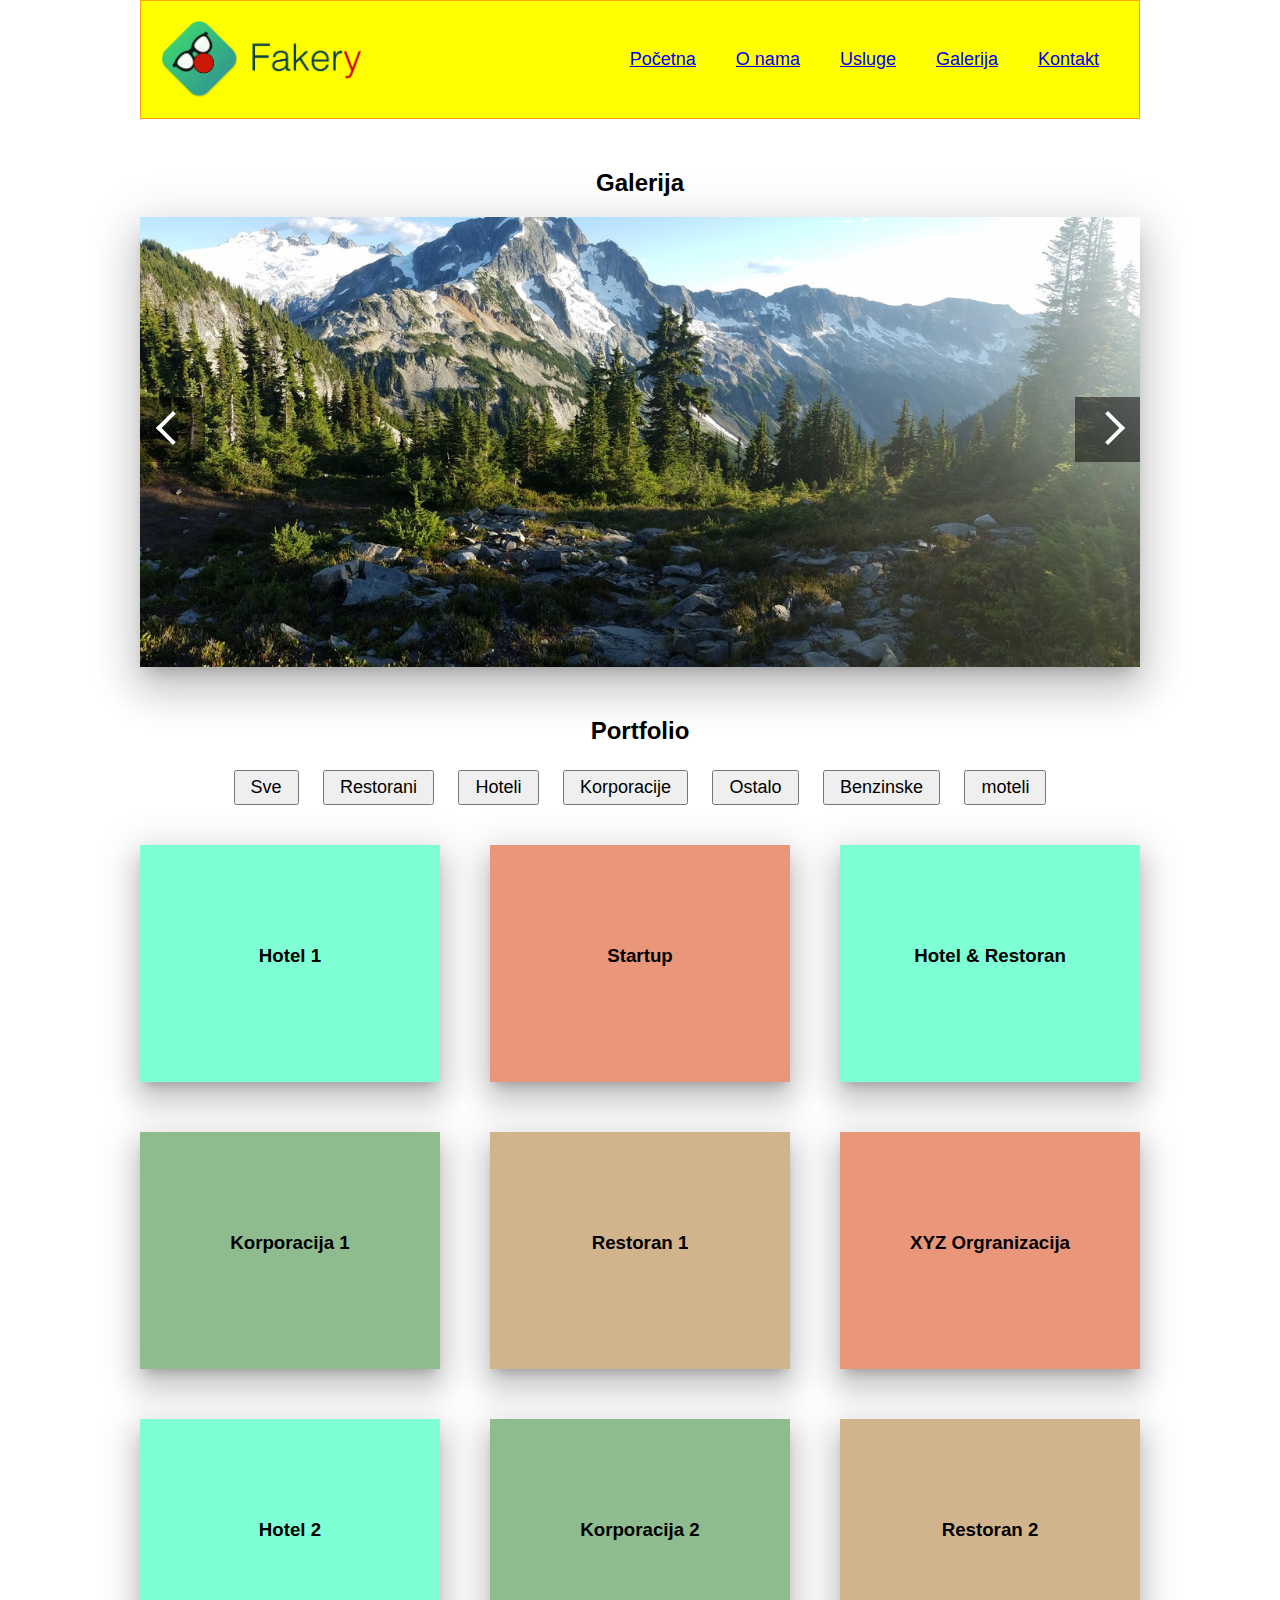
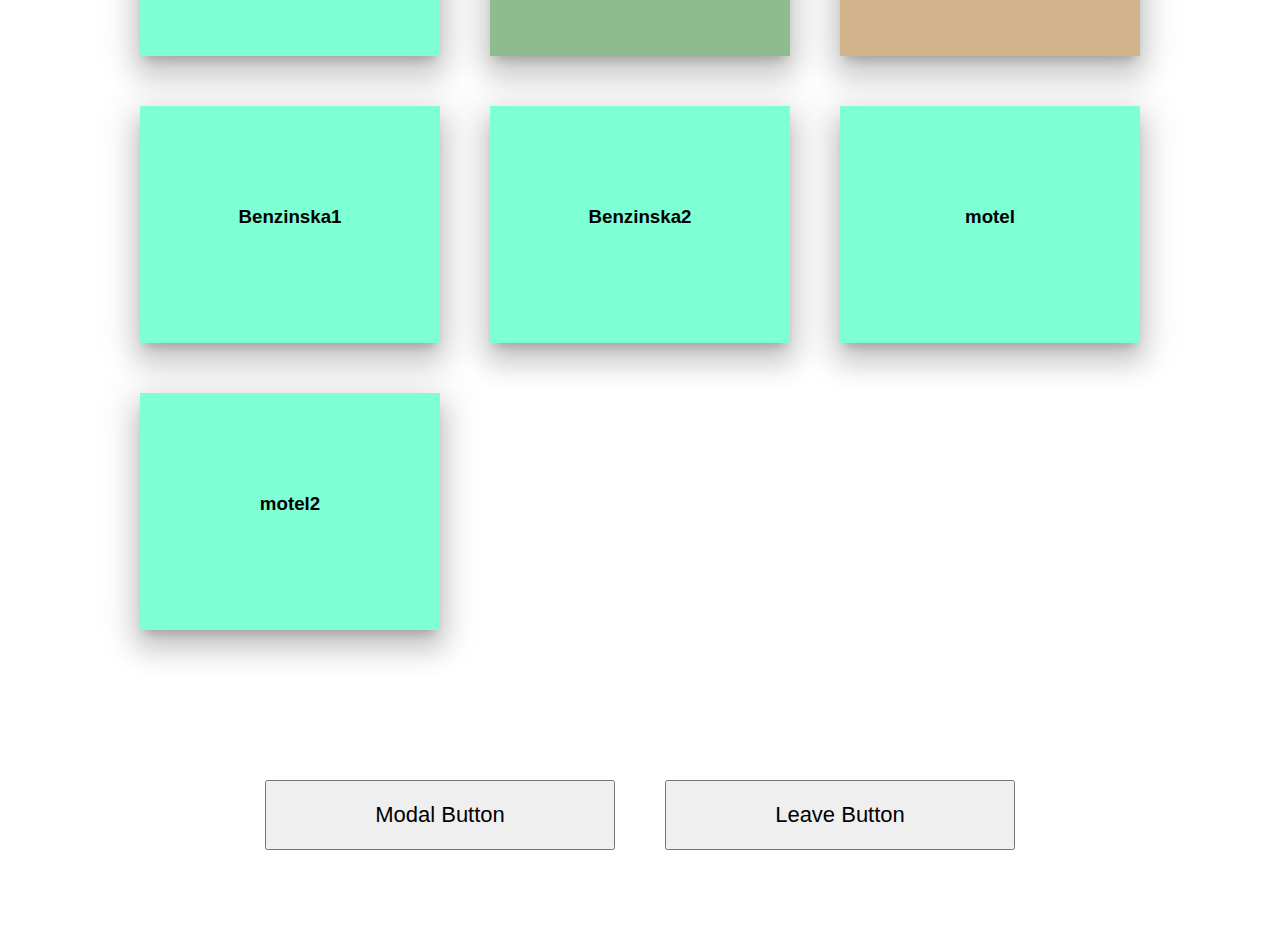
<file: Page/index.html>
<!DOCTYPE html>
<html>
<head>
	<title>Meni Slider Portfolio</title>
	<meta name="viewport" content="width=device-width, initial-scale=1">
	<link rel="stylesheet" type="text/css" href="style.css">
</head>
<body>


	<div class="header">
		<img src="img/logo.png">

		<button id="menu">MENU</button>

		<ul>
			<li><a href="#">Početna</a></li>
			<li><a href="#">O nama</a></li>
			<li><a href="#">Usluge</a></li>
			<li><a href="#">Galerija</a></li>
			<li><a href="#">Kontakt</a></li>
		</ul>
	</div>

	<h2>Galerija</h2>

	<div class="slider-wrapper">
        <button id="left-btn"><i class="arrow"></i></button>
        <div class="slider-images">
        	<img src="img/slide1.jpg">
        	<img src="img/slide2.jpg">
        	<img src="img/slide3.jpg">
        </div>
        <button id="right-btn"><i class="arrow"></i></button>
    </div>

    <h2>Portfolio</h2>

    <div class="portfolio-wrapper">
	    <div class="portfolio-categories">
	    	<button data-category='sve' id="sve" >Sve</button>
	    	<button data-category='restorani'  id="restorani">Restorani</button>
	    	<button data-category='hoteli'  id="hoteli">Hoteli</button>
	    	<button data-category='korporacije'  id="korporacije">Korporacije</button>
	    	<button data-category='ostalo'  id="ostalo">Ostalo</button>
			<button data-category='Benzinske'  id="Benzinske">Benzinske</button>
			<button data-category='moteli'  id="moteli">moteli</button>
	    </div>

	    <div class="portfolio-items">
	    	<div class="portfolio-single-item blue" data-category='hoteli'>
	    		<h3>Hotel 1</h3>
	    	</div>

	    	<div class="portfolio-single-item rose" data-category='ostalo'>
	    		<h3>Startup</h3>
	    	</div>

	    	<div class="portfolio-single-item blue" data-category='hoteli, restorani'>
	    		<h3>Hotel & Restoran</h3>
	    	</div>

	    	<div class="portfolio-single-item green" data-category='korporacije'>
	    		<h3>Korporacija 1</h3>
	    	</div>

	    	<div class="portfolio-single-item brown" data-category='restorani'>
	    		<h3>Restoran 1</h3>
	    	</div>

	    	<div class="portfolio-single-item rose" data-category='ostalo'>
	    		<h3>XYZ Orgranizacija</h3>
	    	</div>

	    	<div class="portfolio-single-item blue" data-category='hoteli'>
	    		<h3>Hotel 2</h3>
	    	</div>

	    	<div class="portfolio-single-item green" data-category='korporacije'>
	    		<h3>Korporacija 2</h3>
	    	</div>

	    	<div class="portfolio-single-item brown" data-category='restorani'>
	    		<h3>Restoran 2</h3>
	    	</div>
			<div class="portfolio-single-item blue" data-category='Benzinske'>
	    		<h3>Benzinska1</h3>
	    	</div>
			<div class="portfolio-single-item blue" data-category='Benzinske'>
	    		<h3>Benzinska2</h3>
	    	</div>
			<div class="portfolio-single-item blue" data-category='moteli'>
	    		<h3>motel</h3>
	    	</div>
			<div class="portfolio-single-item blue" data-category='moteli'>
	    		<h3>motel2</h3>
	    	</div>

	    </div>
    </div>

    <div class="modal-section">
    	<button id="modal">Modal Button</button>
   


    <div class="popup-modal">
    	<button id="closeModal">X</button>

    	<h4>Modal Title</h4>
    	Lorem ipsum dolor sit amet, consectetur adipisicing elit, sed do eiusmod
    	tempor incididunt ut labore et dolore magna aliqua. Ut enim ad minim veniam,
    	quis nostrud exercitation ullamco laboris nisi ut aliquip ex ea commodo
    	consequat. Duis aute irure dolor in reprehenderit in voluptate velit esse
    	
    </div>

    <div class="overlay"></div>

	
    	<button id="liv">Leave Button</button>
  

	<div class="popup-liv">
    	<p>vodi me na <a href="https://www.google.com/">google</a></p>
		<button id="closeModalBtn">X</button>
    </div>

    <div class="overlay"></div>
</div>

	<script type="text/javascript" src="script.js"></script>
</body>
</html>
</file>
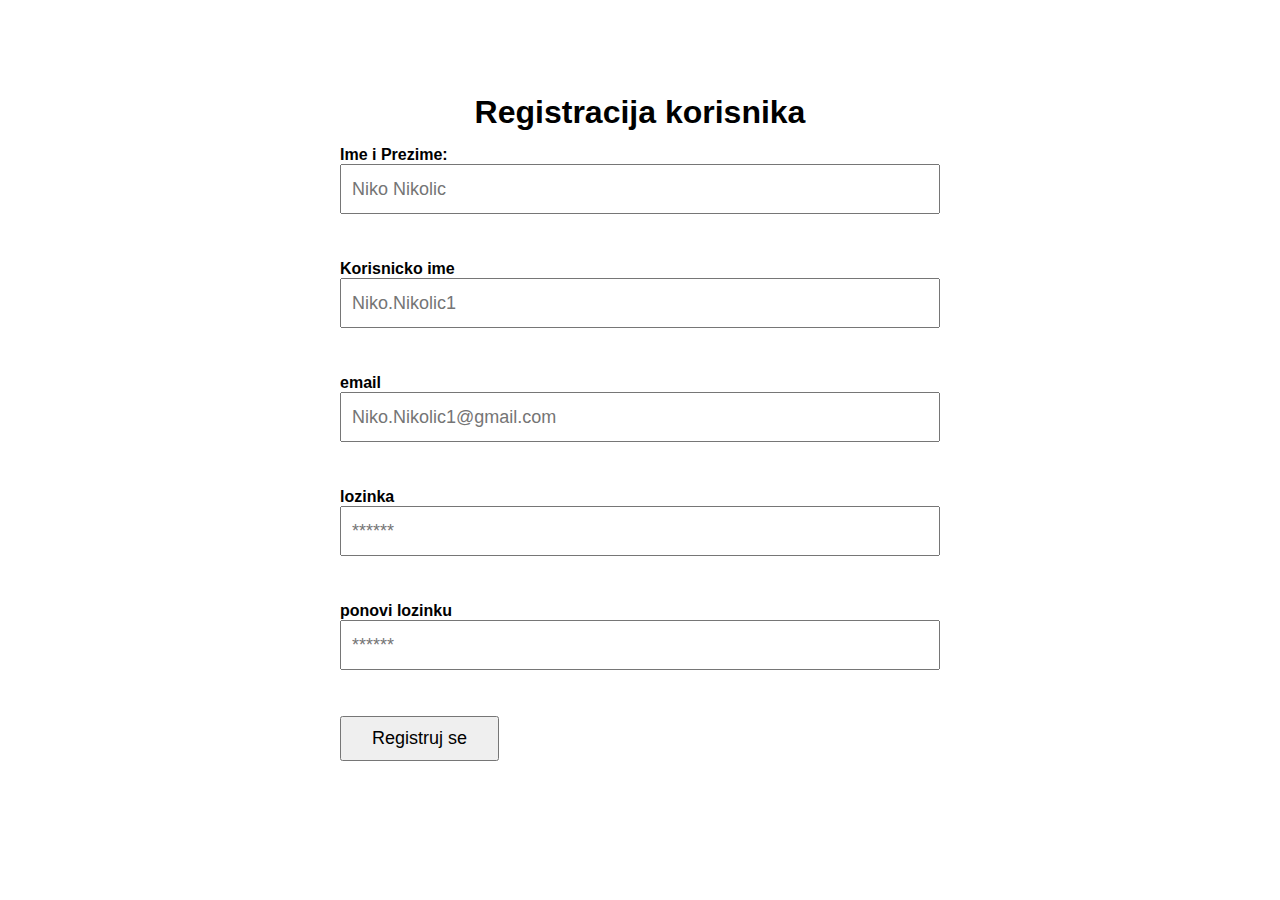
<file: Register Form Practice/index.html>
<html>
    <head>
      <title>QStation - JS & React</title>
      <link rel="stylesheet" type="text/css" href="zadatak6.css" media="screen" />
    </head>
    <body>
     
        <form >
          <div>
          <h1>Registracija korisnika</h1>
          <label for="ime_prezime"> Ime i Prezime:</label>
          <input id="ime_prezime" type="text" name="ime_prezime" placeholder="Niko Nikolic">
          <ul id="ime"></ul>
        </div>
        <div>
          <label for="Korisnicko_ime"> Korisnicko ime </label>
          <input id="Korisnicko_ime" type="text" name="Korisnicko_ime" placeholder="Niko.Nikolic1">
          <ul id="K_ime"></ul>
        </div>
        <div>
          <label for="email"> email </label>
          <input id="email" type="text" name="email" placeholder="Niko.Nikolic1@gmail.com">
          <ul id="emails"></ul>
        </div>
        <div>
          <label for="lozinka"> lozinka </label>
          <input id="lozinka" type="text" name="lozinka" placeholder="******">
          <ul id="lozinka"></ul>
        </div>
        <div>
          <label for="ponovi_lozinku"> ponovi lozinku </label>
          <input id="ponovi_lozinku" type="text" name="ponovi_lozinku" placeholder="******">
          <ul id="ponovi_lozinke"></ul>
        </div>
        <div>
        <button>Registruj se</button>
        </div>
        </form>
      

      <script src="./index.js"></script>         
    </body>
  </html>
</file>
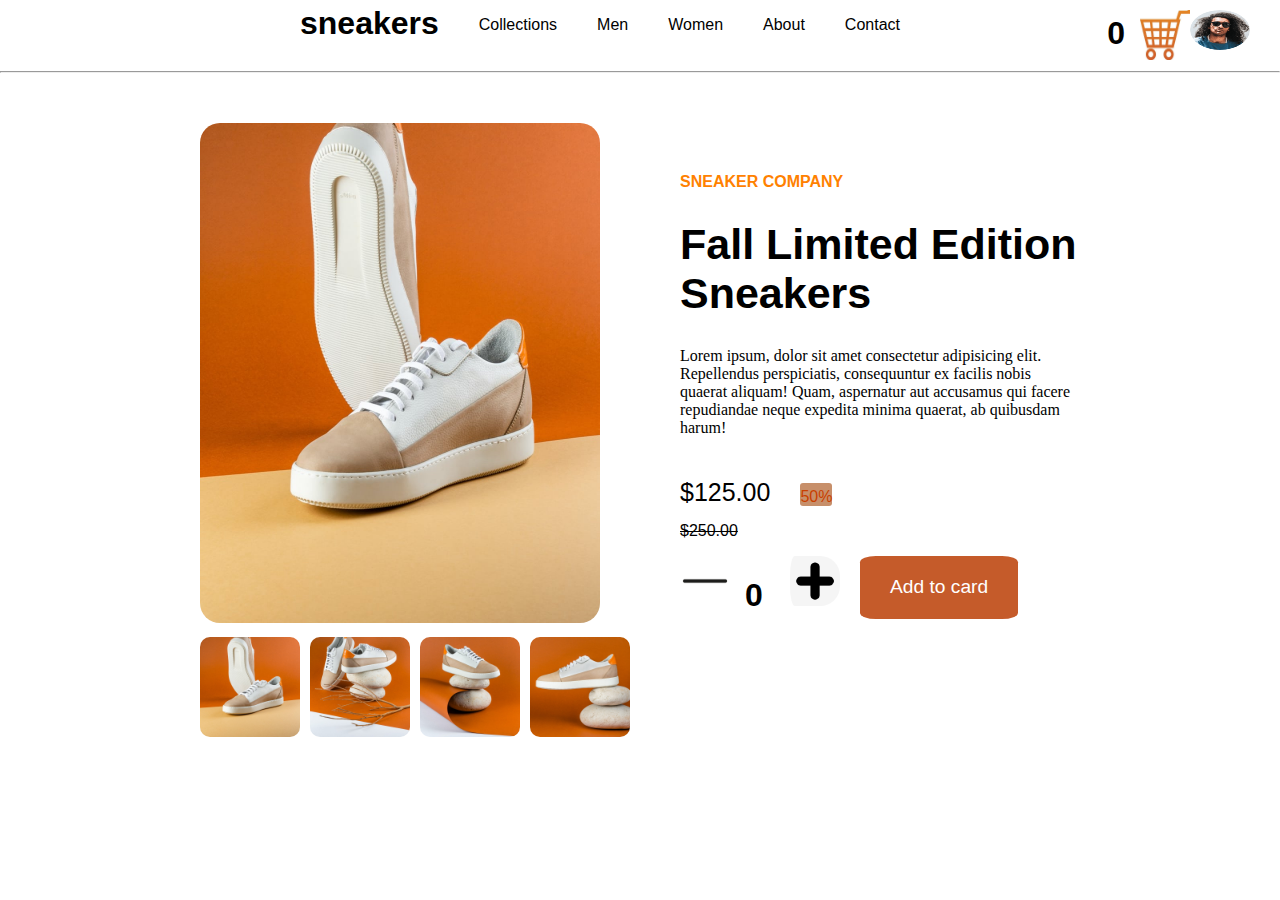
<file: Sneakers Practice/index.html>
<!DOCTYPE html>


<head>
  <meta charset="UTF-8">
  <meta name="viewport" content="width=device-width, initial-scale=1.0">
  <link rel="stylesheet" href="index.css">
  <title>5</title>

</head>

<body>

  <div class="MENU">
    <h1>sneakers</h1>
    <ul>
      <li>Collections</li>
      <li>Men</li>
      <li>Women</li>
      <li>About</li>
      <li>Contact</li>
    </ul>
    <div class="card">
      <h1 class="numInCard">0</h1>
      <img class="korpa" style="width: 50px; height:50px; padding-left: 15px;" src="images/card.png">
      <img style="width: 60px;height:40px; border-radius: 50%;" src="images/image-avatar.png">
    </div>
  </div>

  </div>
  <hr />
  <div class="ceck">
    <p><b>Cart</b></p>
    <hr style="width: 300px;" />
    <div class="put">
    </div>
    <div class="ceckbtn">
      <button>Checkout</button>
    </div>

  </div>

  <div class="Shoping">
    <div>
      <img style="height: 500px;" class="glavnaSL" src="images/slika1.jpg">
      <div class="imgSlider">
        <img src="images/slika1.jpg">
        <img src="images/slika2.jpg">
        <img src="images/slika3.jpg">
        <img src="images/slika4.jpg">
      </div>
    </div>
    <div class="shopingText">
      <h3 style="color: #ff8100; margin: 0px; font-size: 16px;">SNEAKER COMPANY</h3>
      <h1 class="name" style="font-size: 43px;">Fall Limited Edition Sneakers</h1>
      <p style="font-family: cursive;">Lorem ipsum, dolor sit amet consectetur adipisicing elit. Repellendus
        perspiciatis, consequuntur ex facilis
        nobis quaerat aliquam! Quam, aspernatur aut accusamus qui facere repudiandae neque expedita minima quaerat, ab
        quibusdam harum!
      </p>
      <div class="price">
        <p class="prices" style="font-size: 25px;margin-bottom: 0px;">$125.00</p>
        <p class="sale">50%</p>
      </div>
      <p style="margin-top: 0px; text-decoration: line-through;">$250.00</p>
      <div class="addToCard">
        <img class="minus" style="width: 50px; height: 50px; padding-right: 15px;" src="images/minus.jpg">
        <h1 id="number">0</h1>
        <img class="plus" style="width: 50px; height:50px; padding-left: 15px;" src="images/plus.jpg">

        <button onclick="dodaj(this)" class="btn">Add to card</button>
      </div>
    </div>
  </div>

  <div class="modalBTN">
    <div class="imageSlider">
     
      <img class="minusSlider" src="images/minus.jpg">
      <p class=" iks">X</p>
      <img id="slika1" class="imagesS" name="slika1" src="images/slika1.jpg">
      <img class="imagesS" id="slika2" name="slika2" style="display: none;" src="images/slika2.jpg">
      <img class="imagesS" id="slika3" name="slika3" style="display: none;" src="images/slika3.jpg">
      <img class="imagesS" id="slika4" name="slika4" style="display: none;" src="images/slika4.jpg">
      <img class="plusSlider" src="images/plus.jpg">
      <div class="oderPic">
        <img onclick="PicturesF(this)" name="slika1" src="images/slika1.jpg">
        <img onclick="PicturesF(this)" name="slika2" src="images/slika2.jpg">
        <img onclick="PicturesF(this)" name="slika3" src="images/slika3.jpg">
        <img onclick="PicturesF(this)" name="slika4" src="images/slika4.jpg">
      </div>
    </div>


  </div>
  <script src="index.js"></script>

</body>

</html>
</file>
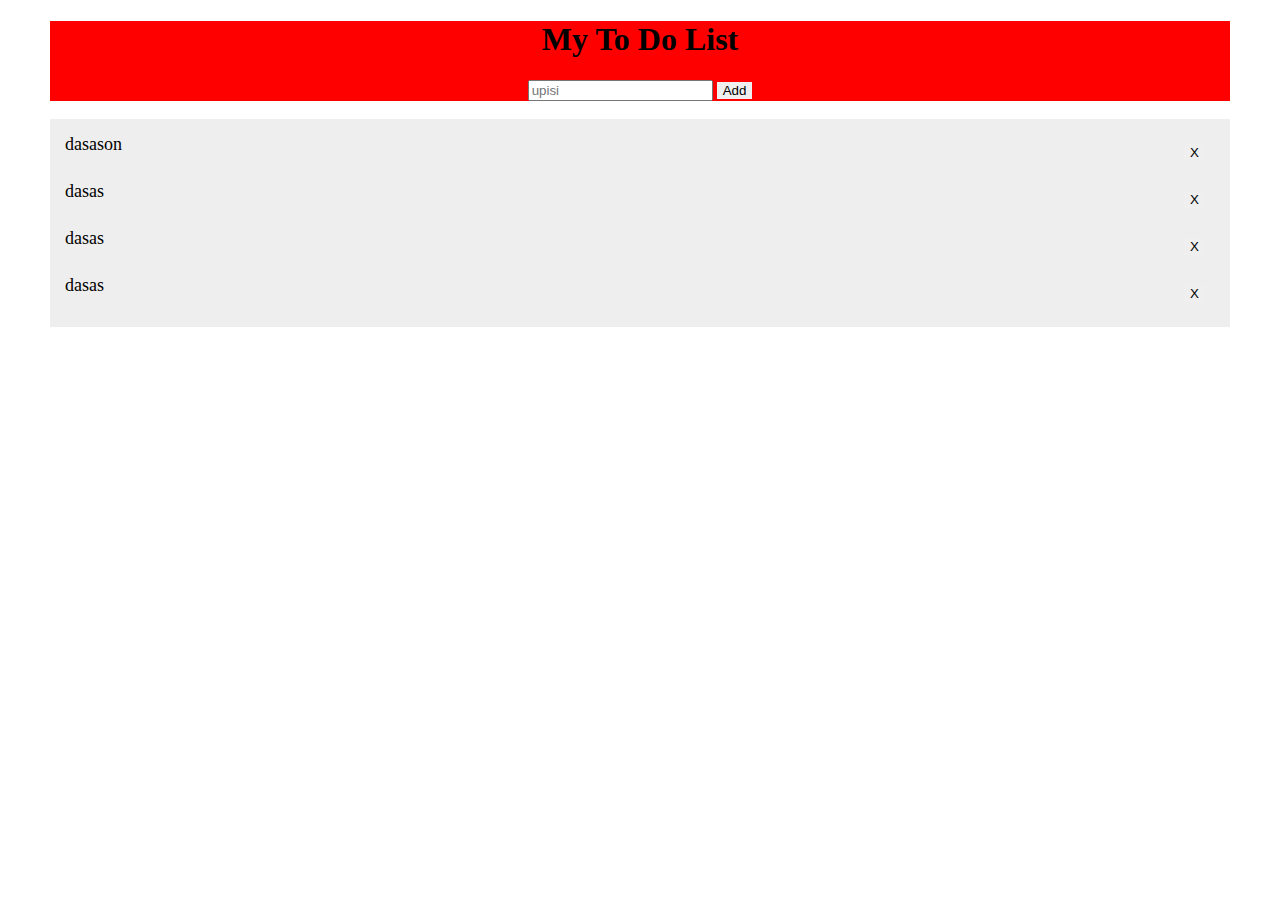
<file: To do/index.html>
<!DOCTYPE html>
<html>
<head>
  <link rel="stylesheet" href="hello.css">
</head>
<body>

<div id="first-step">
  <h1>My  To Do List</h1>
  <input id="input-fild" type="title" placeholder="upisi">
  <button onclick="addsomething()">Add</button>
</div>
 <ul id="put">
<li class="radi" >dasason <button onclick="remove(this)">X</button></li>
 <li class="radi" >dasas<button onclick="remove(this)">X</button></li>
 <li class="radi" >dasas<button onclick="remove(this)">X</button></li>
 <li class="radi" >dasas<button onclick="remove(this)">X</button></li>
 </ul>

 

<script src="index.js"></script>

</body>
</html>
</file>
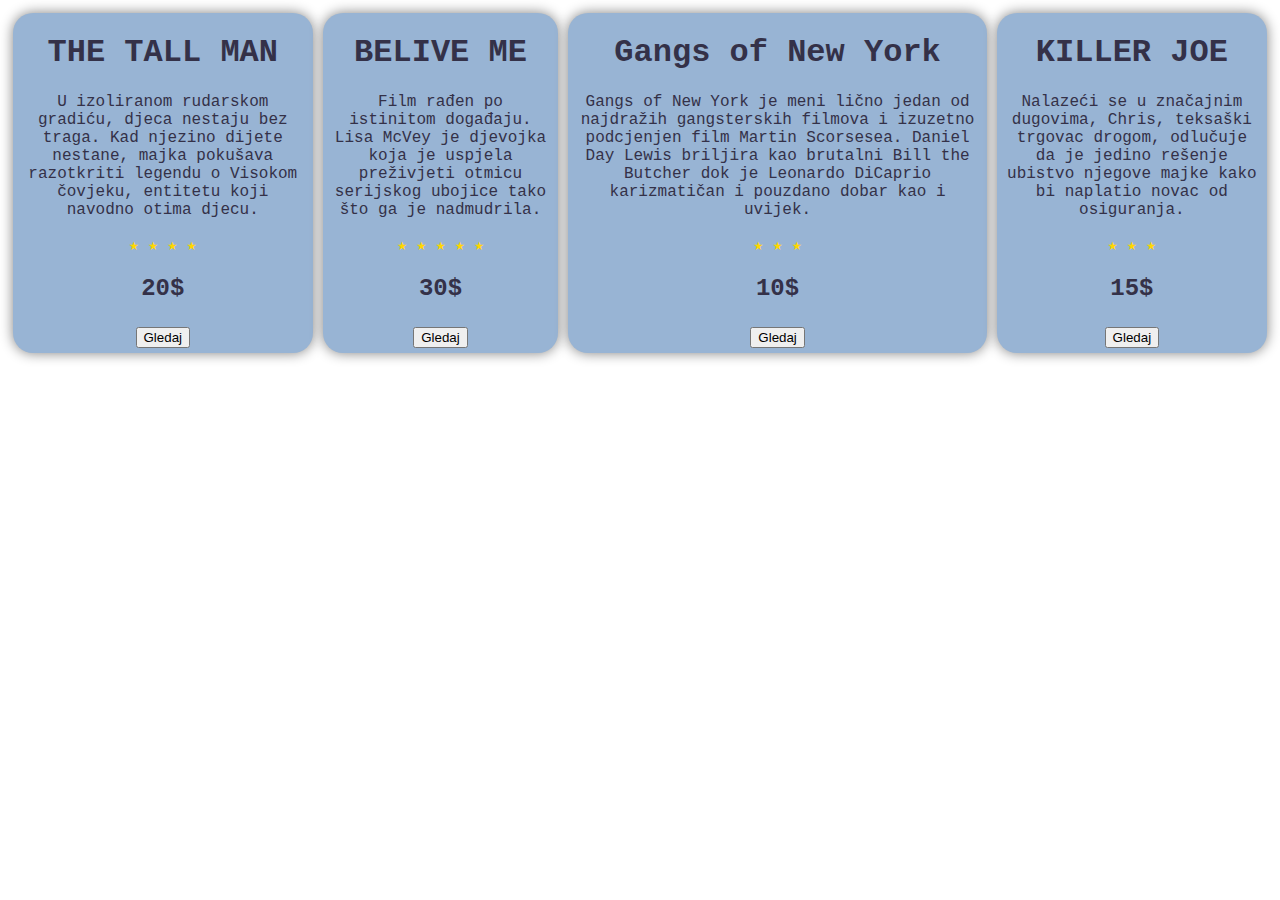
<file: Movies/filmovi .html>
<!DOCTYPE html>
<html>
<head>
  <link rel="stylesheet" href="film.css">
</head>
<body>
<div id="cards">

    <div class="single-card">
        <h1 class="tittle">THE TALL MAN </h1>
        <p class="movie-tittle">U izoliranom rudarskom gradiću, djeca nestaju bez traga. 
        Kad njezino dijete nestane, majka pokušava razotkriti legendu o Visokom čovjeku, 
        entitetu koji navodno otima djecu.</p>
        <p style="color: gold;">&starf; &starf; &starf; &starf;  </p>
        <h2>20$</h2>
        <button onclick="buttonf(this)">Gledaj</button>
    </div>

    <div class="single-card">
        <h1 class="tittle">BELIVE ME  </h1>
        <p class="movie-tittle">Film rađen po istinitom događaju. Lisa McVey je djevojka koja
         je uspjela preživjeti otmicu serijskog ubojice tako što ga je nadmudrila.</p>
         <p style="color: gold;">&starf; &starf; &starf; &starf; &starf; </p>
        <h2>30$</h2>
        <button onclick="buttonf(this)">Gledaj</button>
    </div>

    <div class="single-card">
        <h1 class="tittle">Gangs of New York  </h1>
        <p class="movie-tittle">Gangs of New York je meni lično jedan od najdražih gangsterskih
         filmova i izuzetno podcjenjen film Martin Scorsesea. Daniel Day Lewis briljira kao 
         brutalni Bill the Butcher dok je Leonardo DiCaprio karizmatičan i pouzdano dobar kao i uvijek.</p>
         <p style="color: gold;">&starf; &starf; &starf;  </p>
        <h2>10$</h2>
        <button onclick="buttonf(this)">Gledaj</button>
    </div>

    <div class="single-card">
        <h1 class="tittle"> KILLER JOE </h1>
        <p class="movie-tittle">Nalazeći se u značajnim dugovima, Chris, teksaški trgovac drogom, odlučuje
         da je jedino rešenje ubistvo njegove majke kako bi naplatio novac od osiguranja.</p>
         <p style="color: gold;">&starf; &starf; &starf;  </p>
        <h2>15$</h2>
        <button onclick="buttonf(this)">Gledaj</button>
    </div>

</div>
<div id="add"></div>

<div id="total"></div>

<script src="film.js"></script>

</body>
</html>
</file>
<file: Page/style.css>
* {
	box-sizing: border-box;
	margin: 0;
	padding: 0;
}

body {
	font-family: sans-serif;
}

h1 {
	text-align: center;
	margin-bottom: 15px;
}

h2 {
	margin-bottom: 15px;
	text-align: center;
}

h3 {
	margin-bottom: 15px;
	text-align: center;
}

.header {
	display: flex;
	justify-content: space-between;
	max-width: 1000px;
	margin: auto;
	align-items: center;
	padding: 20px;
	border: 1px solid orange;
	background-color: yellow;
	margin-bottom: 50px;
}

.header img {
	max-width: 200px;
}

.header ul {
	display: flex;
	list-style: none;
	font-size: 18px;
	justify-content: space-around;
    z-index: 9;
}

.header ul li a {
	padding: 10px 20px;
	display: block;
}

.header button {
	display: none;
	padding: 10px;
}

@media (max-width: 1000px) {
	.header button {
		display: block;
	}

	.header ul {
		display: none;
		background-color: lightsteelblue;
		position: absolute;
	    width: 100%;
	    left: 0;
	    right: 0;
	    top: 119px;
	}
}

/*
 * SLIDER
 */

.slider-wrapper {
    max-width: 1000px;
    height: 450px;
    box-shadow: 0 24px 38px 3px rgba(0, 0, 0, 0.14), 0 9px 46px 8px rgba(0, 0, 0, 0.12), 0 11px 15px -7px rgba(0, 0, 0, 0.2);
    margin: auto;
    margin-top: 20px;
    position: relative;
    margin-bottom: 50px;
}

.slider-wrapper .slider-images {
	height: 100%;
}

.slider-wrapper .slider-images img {
	width: 100%;
	height: 100%;
	object-fit: cover;
	display: none;
}

.slider-wrapper .slider-images img:first-child {
	display: block;
}

.slider-wrapper button {
    height: 65px;
    width: 65px;
    border: none;
    outline: none;
    background: rgba(0, 0, 0, 0.5);
    cursor: pointer;
    top: 40%;
    position: absolute;
	z-index: 999;
}

.slider-wrapper button .arrow {
    border: solid #fff;
    border-width: 0 4px 4px 0;
    display: inline-block;
    padding: 10px;
    transition: transform 0.3s ease-out;
    outline: none;
}

.slider-wrapper #right-btn {
    right: 0;
}

.slider-wrapper #right-btn .arrow {
    transform: rotate(-45deg);
}

.slider-wrapper #left-btn {
    left: 0;
}

.slider-wrapper #left-btn .arrow {
    transform: rotate(135deg);
}

/*
 * PORTFOLIO
 */

.portfolio-wrapper {
	max-width: 1000px;
	margin: auto;
}

.portfolio-categories {
	padding-bottom: 30px;
	padding-top: 10px;
	text-align: center;
}

.portfolio-categories button {
	padding: 5px 15px;
	font-size: 18px;
	cursor: pointer;
	margin-left: 10px;
	margin-right: 10px;
    margin-bottom: 10px;
}

.portfolio-items {
	display: flex;
	justify-content: space-between;
	flex-wrap: wrap;
}

.portfolio-single-item {
	width: 30%;
	box-shadow: 0 18px 25px 3px rgba(0, 0, 0, 0.14), 0 6px 35px 8px rgba(0, 0, 0, 0.12), 0 8px 10px -5px rgba(0, 0, 0, 0.2);
	padding: 100px 30px;
	margin-bottom: 5%;
}
#closeModalBtn{
	font-size: 26px;
    cursor: pointer;
    position: absolute;
    right: 10px;
    top: 10px;
    background-color: transparent;
    font-weight: bold;
    border: 0;
}
@media (max-width: 767px) {
    .portfolio-single-item {
        width: 47%;
    }
}

.blue {
	background-color: aquamarine;
}

.rose {
	background-color: darksalmon;
}

.green {
	background-color: darkseagreen;
}

.brown {
	background-color: tan;
}

/*
 * MODAL
 */

.modal-section {
	max-width: 1000px;
 	padding: 100px;
 	margin: auto;
	 display: flex;
}

.modal-section button {
	padding: 20px;
	font-size: 22px;
	margin: auto;
	display: block;
	max-width: 350px;
	width: 100%;
	cursor: pointer;
}

.popup-modal {
	display: none;
	position: fixed;
	left: 0;
	right: 0;
	top: 25%;
	z-index: 200;
	max-width: 600px;
	padding: 30px;
	margin: auto;
	background-color: #fff;
}
.popup-liv {
	display: none;
	position: fixed;
	left: 0;
	right: 0;
	top: 25%;
	z-index: 200;
	max-width: 600px;
	padding: 30px;
	margin: auto;
	background-color: #fff;
}

.popup-modal button {
	font-size: 26px;
	cursor: pointer;
	position: absolute;
	right: 10px;
	top: 10px;
	background-color: transparent;
	font-weight: bold;
	border: 0;
}

.overlay {
	display: none;
	position: fixed;
	bottom: 0;
	top: 0;
	left: 0;
	right: 0;
	width: 100%;
	height: 100%;
	z-index: 100;
	background-color: rgba(0, 0, 0, 0.5);
}
</file>
<file: Register Form Practice/zadatak6.css>
body{
    font-family: sans-serif;
    padding: 50px;
   
}
h1{
    text-align: center;
    margin-bottom: 15px;
}
h2{
    margin-bottom: 15px;
}
h3{
    margin-bottom: 15px;
}
form{
    max-width: 600px;
    margin: auto
}
form div{
    padding: 15px 0px;
}
form div label{
    display: block;
    font-weight: bold;
    font-size: 16px;
}
form div input{
    height: 50px ;
    width: 100%;
    font-size: 18px;
    padding: 0px 10px ;
}
form div button{
    padding: 10px 30px;
    font-size: 18px;
}
form li {
    list-style: none;
}
form ul li {
    color: red;
    border-style: none;

}
</file>
<file: Sneakers Practice/index.css>
body {
    margin: 0px;
    padding: 0px;
    font-family: Arial, Helvetica, sans-serif;
    background-color: #fff;

}

.MENU {
    display: flex;
    max-width: 1200px;
    width: 100%;
    justify-content: center;
}

.MENU h1 {
    margin-top: 5px;
}
.modalBTN{
    display: none;
}
.eks{
    display: flex;
}
.dellBTN{
    padding-left: 10px;
    cursor: pointer;
}
.dellBTN:hover{
      background-color: rgb(199, 143, 106);
      color: #fff;
}

ul {
    display: flex;
    gap: 40px;
    margin-right: 0px;
}

ul li {
    list-style: none;
    text-align: center;
}

.card {
    display: flex;
    position: absolute;
    right: 30px;
    top: 10px;
}

.card img {
    position: relative;

}

.card p {
    margin: auto;
    padding: 15px;

}

.Shoping {
    display: flex;
    margin-top: 50px;
    gap: 50px;
    justify-content: center
}

.Shoping img {
    width: 400px;
    border-radius: 20px;
}

.shopingText {
    max-width: 400px;
    width: 100%;
    margin-top: 50px;
}

.price {
    display: flex;
}

.sale {
    margin-left: 30px;
    margin-top: 30px;
    background-color: rgb(199, 143, 106);
    color: rgb(201, 64, 0);
    padding-top: 5px;
    border-radius: 3px;
}

.addToCard {
    display: flex;
}

.btn {
    margin-left: 20px;
    border-radius: 10%;
    padding-left: 30px;
    padding-right: 30px;
    background-color: rgb(197, 91, 42);
    border-style: none;
    color: #fff;
    font-size: larger;
}

.imgSlider {
    margin-top: 10px;
    display: flex;
    gap: 10px;
}

.imgSlider img {
    width: 100px;
    border-radius: 10px;
    cursor: pointer;

}

.korpa {
    cursor: pointer;
}

.btn {
    cursor: pointer;
}

.plus {
    cursor: pointer;
}

#number {
    width: 30px;
    height: 20px;
}

.ceck {
    display: none;
    max-width: 300px;
    position: fixed;
    z-index: 2;
    right: 30px;
    box-shadow: -1px 0px 9px -5px rgba(204, 118, 46, 1);
    border-radius: 10px;
    background-color: #fff;
}

.put {
    display: flex;
}

.put p {
    margin: 0px;
}

.cardImg {
    width: 50px;
    height: 80px;
}

.ceckbtn {
    text-align: center;
}

.ceckbtn button {
    margin-bottom: 20px;
    margin-top: 20px;
    padding-top: 10px;
    padding-left: 99px;
    padding-right: 77px;
    padding-bottom: 11px;
    border-radius: 10px;
    border-style: none;
    background-color: rgb(197, 91, 42);
}

.glavnaSL {
    cursor: pointer;
}

.imageSlider {
    position: fixed;
    overflow: auto;
    top: 0;
    left: 0;
    width: 100%;
    height: 100%;
    background-color: rgb(0 0 0 / 81%);

}

.imageSlider img {
    width: 400px;
    height: 400px;
    margin-top: 133px;
    margin-left: 146px;
    border-radius: 10px;
}

.minusSlider {
    margin-left: 122px !important;
}

.plusSlider {
    margin-left: -20px !important;
    left: 526px;
}

.plusSlider,
.minusSlider {
    width: 40px !important;
    height: 40px !important;
    cursor: pointer;
    position: absolute;
    top: 18%;
    width: auto;
    margin-top: -22px;
    padding: 16px;
    color: white;
    font-weight: bold;
    font-size: 18px;
    transition: 0.6s ease;
    border-radius: 0 3px 3px 0;
    user-select: none;
}

.oderPic img {
    width: 100px;
    height: 100px;
    margin: 10px;
    margin-left: 37px;
}

.oderPic {
    display: flex;
}
.iks{
    margin-left: -20px !important;
    left: 526px;
    top: 110px;
    width: 40px !important;
    height: 40px !important;
    cursor: pointer;
    position: absolute;
   margin-top: 100px;
    width: auto;
    margin-top: -22px;
    padding: 16px;
    color: white;
    font-weight: bold;
    font-size: 18px;
    transition: 0.6s ease;
    border-radius: 0 3px 3px 0;
    user-select: none;
}
</file>
<file: To do/hello.css>
body{
    margin: 20px 50px;
}
#first-step{
    text-align: center;
    background-color: red;
}
ul {
    cursor: pointer;
    position: relative;
    padding: 5px;
    background: #eee;
    font-size: 18px;
    transition: 0.2s; 
    list-style: none;
 
}
li{
 
    display: flex;
    justify-content: space-between;
    margin: 10px;

}
ul li:hover {
    background: #ddd;
  }
button{
      margin: inherit;
      border-style: none;
  }
</file>
<file: Movies/film.css>
.single-card {
    text-align: center;
    box-shadow: 0px 0px 13px grey;
    margin: 5px;
    font-family: 'Courier New', Courier, monospace;
    border-radius: 20px;
    background-color: #98B4D4;
    color: #343148;
    
}

.single-card button{
    margin: 5px;
}
#cards{
    display: flex;
}
.movie-tittle{
    margin: 10px;
}
#total{
    text-align: end;
}
</file>
